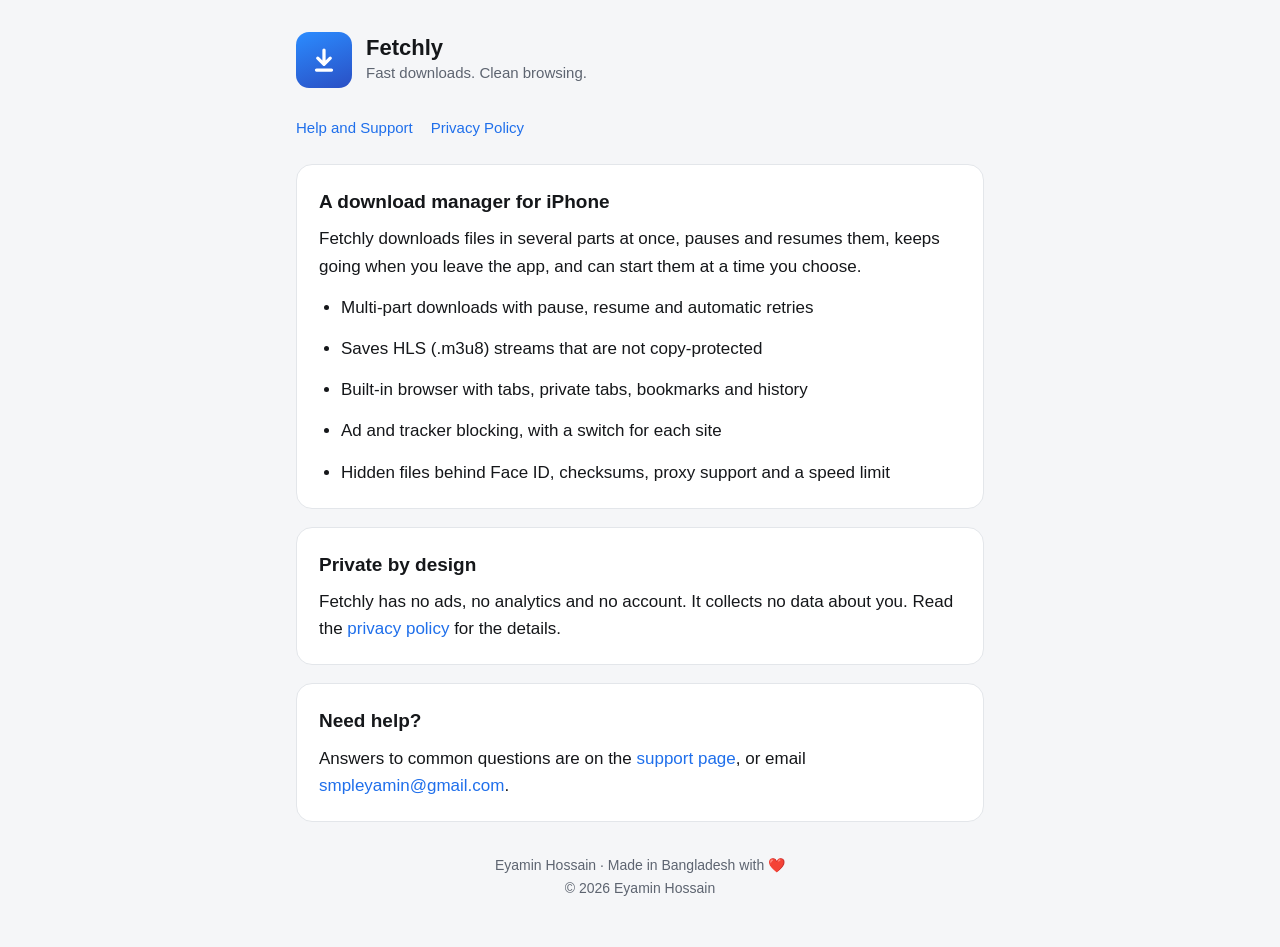
<file: index.html>
<!doctype html>
<html lang="en">
<head>
<meta charset="utf-8">
<meta name="viewport" content="width=device-width, initial-scale=1">
<title>Fetchly</title>
<meta name="description" content="Fetchly is a download manager and ad-blocking browser for iPhone.">
<link rel="stylesheet" href="style.css">
</head>
<body>
<main>
  <header class="site">
    <div class="icon" aria-hidden="true">
      <svg viewBox="0 0 24 24" fill="none" stroke="#fff" stroke-width="2.6" stroke-linecap="round" stroke-linejoin="round"><path d="M12 4v11M7 10.5l5 5 5-5M6 20h12"/></svg>
    </div>
    <div>
      <div class="name">Fetchly</div>
      <div class="tag">Fast downloads. Clean browsing.</div>
    </div>
  </header>

  <nav>
    <a href="support.html">Help and Support</a>
    <a href="privacy.html">Privacy Policy</a>
  </nav>

  <section class="card">
    <h2>A download manager for iPhone</h2>
    <p>Fetchly downloads files in several parts at once, pauses and resumes them, keeps going when you leave the app, and can start them at a time you choose.</p>
    <ul>
      <li>Multi-part downloads with pause, resume and automatic retries</li>
      <li>Saves HLS (.m3u8) streams that are not copy-protected</li>
      <li>Built-in browser with tabs, private tabs, bookmarks and history</li>
      <li>Ad and tracker blocking, with a switch for each site</li>
      <li>Hidden files behind Face ID, checksums, proxy support and a speed limit</li>
    </ul>
  </section>

  <section class="card">
    <h2>Private by design</h2>
    <p>Fetchly has no ads, no analytics and no account. It collects no data about you. Read the <a href="privacy.html">privacy policy</a> for the details.</p>
  </section>

  <section class="card">
    <h2>Need help?</h2>
    <p>Answers to common questions are on the <a href="support.html">support page</a>, or email <a href="mailto:smpleyamin@gmail.com">smpleyamin@gmail.com</a>.</p>
  </section>

  <footer>
    Eyamin Hossain · Made in Bangladesh with ❤️<br>
    © 2026 Eyamin Hossain
  </footer>
</main>
</body>
</html>
</file>
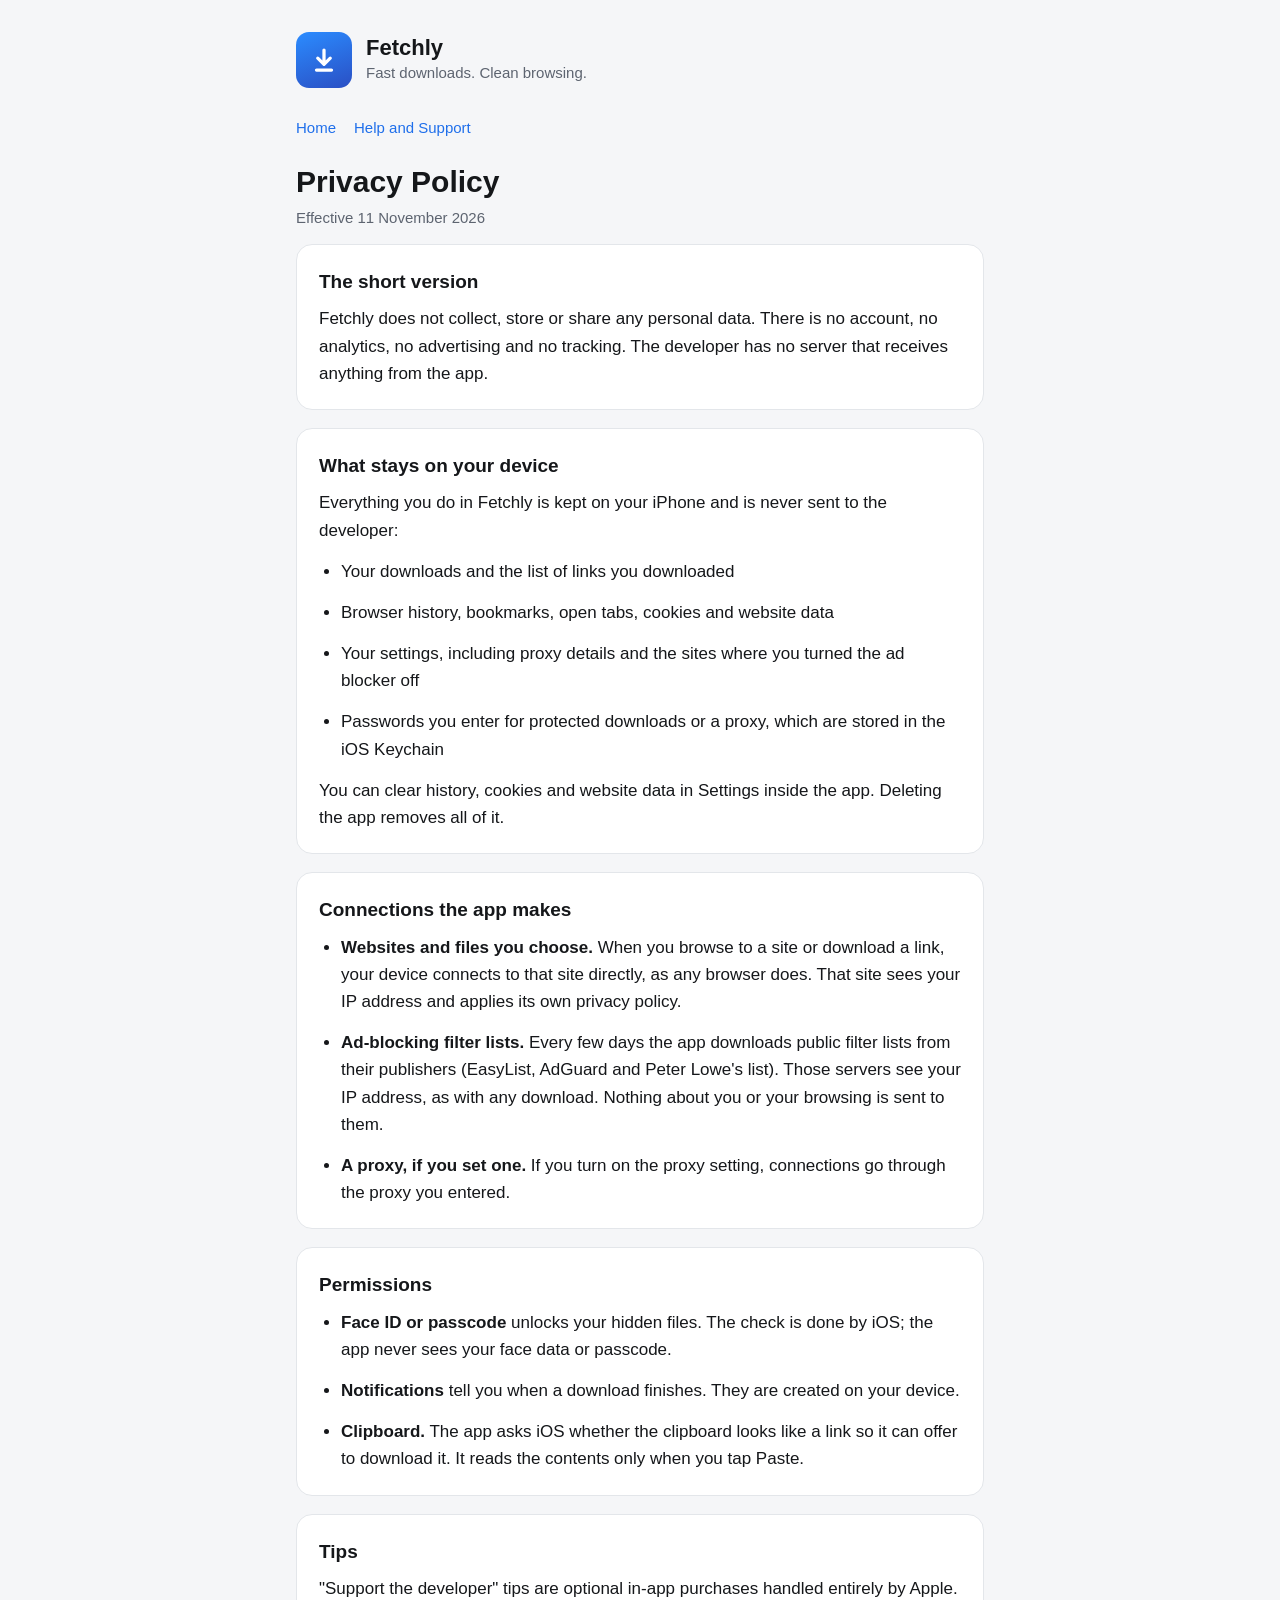
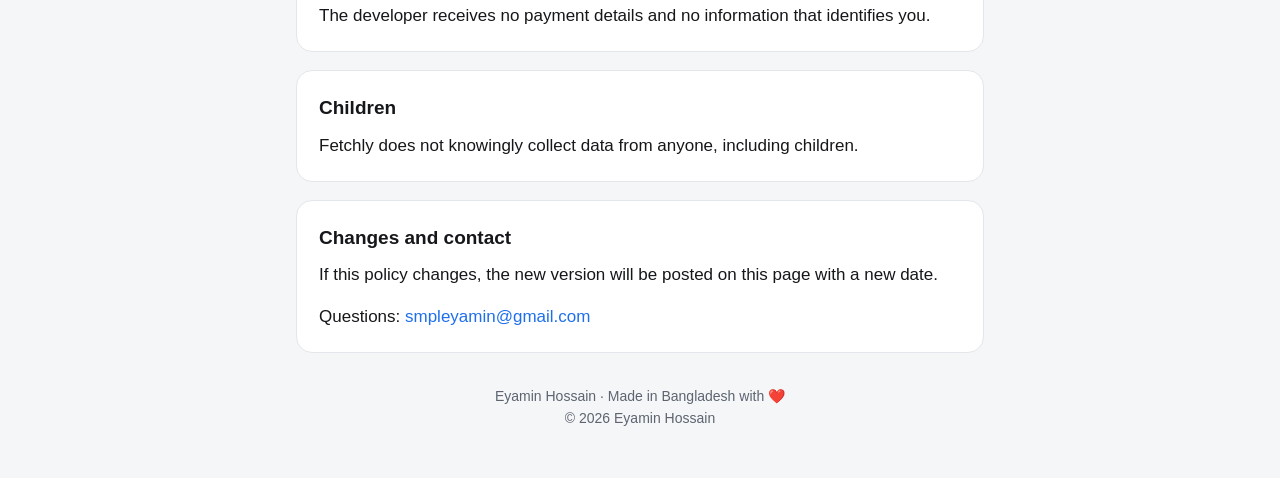
<file: privacy.html>
<!doctype html>
<html lang="en">
<head>
<meta charset="utf-8">
<meta name="viewport" content="width=device-width, initial-scale=1">
<title>Privacy Policy · Fetchly</title>
<meta name="description" content="Fetchly collects no personal data. This page explains exactly what the app does and does not do.">
<link rel="stylesheet" href="style.css">
</head>
<body>
<main>
  <header class="site">
    <div class="icon" aria-hidden="true">
      <svg viewBox="0 0 24 24" fill="none" stroke="#fff" stroke-width="2.6" stroke-linecap="round" stroke-linejoin="round"><path d="M12 4v11M7 10.5l5 5 5-5M6 20h12"/></svg>
    </div>
    <div>
      <div class="name">Fetchly</div>
      <div class="tag">Fast downloads. Clean browsing.</div>
    </div>
  </header>

  <nav>
    <a href="index.html">Home</a>
    <a href="support.html">Help and Support</a>
  </nav>

  <h1>Privacy Policy</h1>
  <p class="muted">Effective 11 November 2026</p>

  <section class="card">
    <h2>The short version</h2>
    <p>Fetchly does not collect, store or share any personal data. There is no account, no analytics, no advertising and no tracking. The developer has no server that receives anything from the app.</p>
  </section>

  <section class="card">
    <h2>What stays on your device</h2>
    <p>Everything you do in Fetchly is kept on your iPhone and is never sent to the developer:</p>
    <ul>
      <li>Your downloads and the list of links you downloaded</li>
      <li>Browser history, bookmarks, open tabs, cookies and website data</li>
      <li>Your settings, including proxy details and the sites where you turned the ad blocker off</li>
      <li>Passwords you enter for protected downloads or a proxy, which are stored in the iOS Keychain</li>
    </ul>
    <p>You can clear history, cookies and website data in Settings inside the app. Deleting the app removes all of it.</p>
  </section>

  <section class="card">
    <h2>Connections the app makes</h2>
    <ul>
      <li><strong>Websites and files you choose.</strong> When you browse to a site or download a link, your device connects to that site directly, as any browser does. That site sees your IP address and applies its own privacy policy.</li>
      <li><strong>Ad-blocking filter lists.</strong> Every few days the app downloads public filter lists from their publishers (EasyList, AdGuard and Peter Lowe's list). Those servers see your IP address, as with any download. Nothing about you or your browsing is sent to them.</li>
      <li><strong>A proxy, if you set one.</strong> If you turn on the proxy setting, connections go through the proxy you entered.</li>
    </ul>
  </section>

  <section class="card">
    <h2>Permissions</h2>
    <ul>
      <li><strong>Face ID or passcode</strong> unlocks your hidden files. The check is done by iOS; the app never sees your face data or passcode.</li>
      <li><strong>Notifications</strong> tell you when a download finishes. They are created on your device.</li>
      <li><strong>Clipboard.</strong> The app asks iOS whether the clipboard looks like a link so it can offer to download it. It reads the contents only when you tap Paste.</li>
    </ul>
  </section>

  <section class="card">
    <h2>Tips</h2>
    <p>"Support the developer" tips are optional in-app purchases handled entirely by Apple. The developer receives no payment details and no information that identifies you.</p>
  </section>

  <section class="card">
    <h2>Children</h2>
    <p>Fetchly does not knowingly collect data from anyone, including children.</p>
  </section>

  <section class="card">
    <h2>Changes and contact</h2>
    <p>If this policy changes, the new version will be posted on this page with a new date.</p>
    <p>Questions: <a href="mailto:smpleyamin@gmail.com">smpleyamin@gmail.com</a></p>
  </section>

  <footer>
    Eyamin Hossain · Made in Bangladesh with ❤️<br>
    © 2026 Eyamin Hossain
  </footer>
</main>
</body>
</html>
</file>
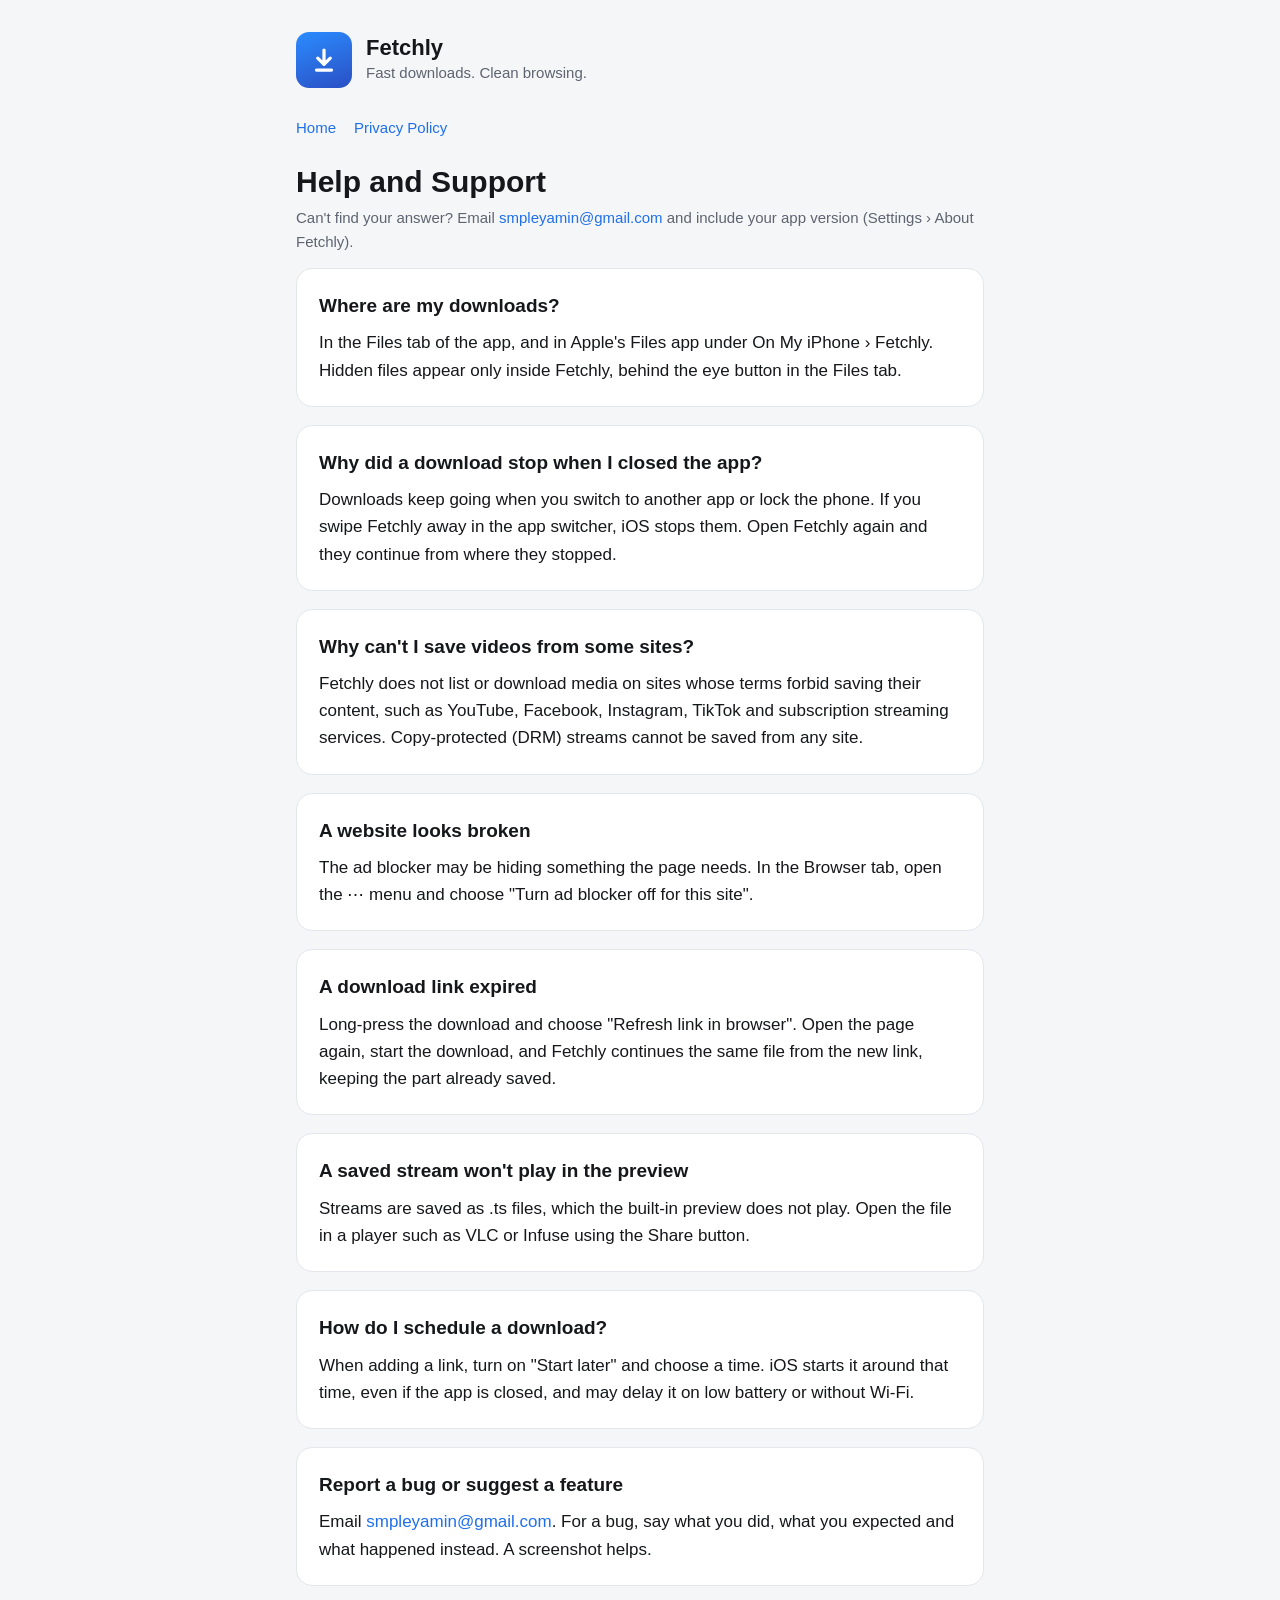
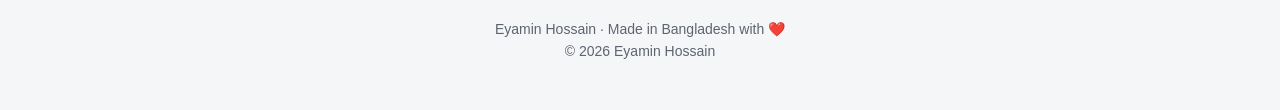
<file: support.html>
<!doctype html>
<html lang="en">
<head>
<meta charset="utf-8">
<meta name="viewport" content="width=device-width, initial-scale=1">
<title>Help and Support · Fetchly</title>
<meta name="description" content="Answers to common questions about Fetchly, and how to contact the developer.">
<link rel="stylesheet" href="style.css">
</head>
<body>
<main>
  <header class="site">
    <div class="icon" aria-hidden="true">
      <svg viewBox="0 0 24 24" fill="none" stroke="#fff" stroke-width="2.6" stroke-linecap="round" stroke-linejoin="round"><path d="M12 4v11M7 10.5l5 5 5-5M6 20h12"/></svg>
    </div>
    <div>
      <div class="name">Fetchly</div>
      <div class="tag">Fast downloads. Clean browsing.</div>
    </div>
  </header>

  <nav>
    <a href="index.html">Home</a>
    <a href="privacy.html">Privacy Policy</a>
  </nav>

  <h1>Help and Support</h1>
  <p class="muted">Can't find your answer? Email <a href="mailto:smpleyamin@gmail.com">smpleyamin@gmail.com</a> and include your app version (Settings › About Fetchly).</p>

  <section class="card">
    <h2>Where are my downloads?</h2>
    <p>In the Files tab of the app, and in Apple's Files app under On My iPhone › Fetchly. Hidden files appear only inside Fetchly, behind the eye button in the Files tab.</p>
  </section>

  <section class="card">
    <h2>Why did a download stop when I closed the app?</h2>
    <p>Downloads keep going when you switch to another app or lock the phone. If you swipe Fetchly away in the app switcher, iOS stops them. Open Fetchly again and they continue from where they stopped.</p>
  </section>

  <section class="card">
    <h2>Why can't I save videos from some sites?</h2>
    <p>Fetchly does not list or download media on sites whose terms forbid saving their content, such as YouTube, Facebook, Instagram, TikTok and subscription streaming services. Copy-protected (DRM) streams cannot be saved from any site.</p>
  </section>

  <section class="card">
    <h2>A website looks broken</h2>
    <p>The ad blocker may be hiding something the page needs. In the Browser tab, open the ⋯ menu and choose "Turn ad blocker off for this site".</p>
  </section>

  <section class="card">
    <h2>A download link expired</h2>
    <p>Long-press the download and choose "Refresh link in browser". Open the page again, start the download, and Fetchly continues the same file from the new link, keeping the part already saved.</p>
  </section>

  <section class="card">
    <h2>A saved stream won't play in the preview</h2>
    <p>Streams are saved as .ts files, which the built-in preview does not play. Open the file in a player such as VLC or Infuse using the Share button.</p>
  </section>

  <section class="card">
    <h2>How do I schedule a download?</h2>
    <p>When adding a link, turn on "Start later" and choose a time. iOS starts it around that time, even if the app is closed, and may delay it on low battery or without Wi‑Fi.</p>
  </section>

  <section class="card">
    <h2>Report a bug or suggest a feature</h2>
    <p>Email <a href="mailto:smpleyamin@gmail.com">smpleyamin@gmail.com</a>. For a bug, say what you did, what you expected and what happened instead. A screenshot helps.</p>
  </section>

  <footer>
    Eyamin Hossain · Made in Bangladesh with ❤️<br>
    © 2026 Eyamin Hossain
  </footer>
</main>
</body>
</html>
</file>
<file: style.css>
:root {
  --bg: #f5f6f8;
  --card: #ffffff;
  --text: #15171a;
  --muted: #5d6470;
  --line: #e3e6ea;
  --accent: #1f6feb;
}
@media (prefers-color-scheme: dark) {
  :root {
    --bg: #0e1013;
    --card: #181b20;
    --text: #eceef1;
    --muted: #9aa2ad;
    --line: #2a2f36;
    --accent: #5aa2ff;
  }
}
* { box-sizing: border-box; }
body {
  margin: 0;
  background: var(--bg);
  color: var(--text);
  font: 17px/1.6 -apple-system, BlinkMacSystemFont, "Segoe UI", Roboto, Helvetica, Arial, sans-serif;
}
main { max-width: 720px; margin: 0 auto; padding: 32px 16px 48px; }
header.site { display: flex; align-items: center; gap: 14px; margin-bottom: 28px; }
.icon {
  width: 56px; height: 56px; border-radius: 13px; flex: none;
  background: linear-gradient(160deg, #2b8cff, #2a4fc4);
  display: grid; place-items: center;
}
.icon svg { width: 30px; height: 30px; }
header.site .name { font-size: 22px; font-weight: 700; line-height: 1.2; }
header.site .tag { color: var(--muted); font-size: 15px; }
nav { display: flex; flex-wrap: wrap; gap: 8px 18px; margin-bottom: 24px; font-size: 15px; }
a { color: var(--accent); text-decoration: none; }
a:hover { text-decoration: underline; }
.card {
  background: var(--card); border: 1px solid var(--line); border-radius: 16px;
  padding: 22px 22px 8px; margin-bottom: 18px;
}
h1 { font-size: 30px; line-height: 1.2; margin: 0 0 6px; }
h2 { font-size: 19px; margin: 0 0 8px; }
p, li { margin: 0 0 14px; }
ul { padding-left: 22px; margin: 0 0 14px; }
.muted { color: var(--muted); font-size: 15px; }
footer { margin-top: 32px; text-align: center; color: var(--muted); font-size: 14px; }
</file>
